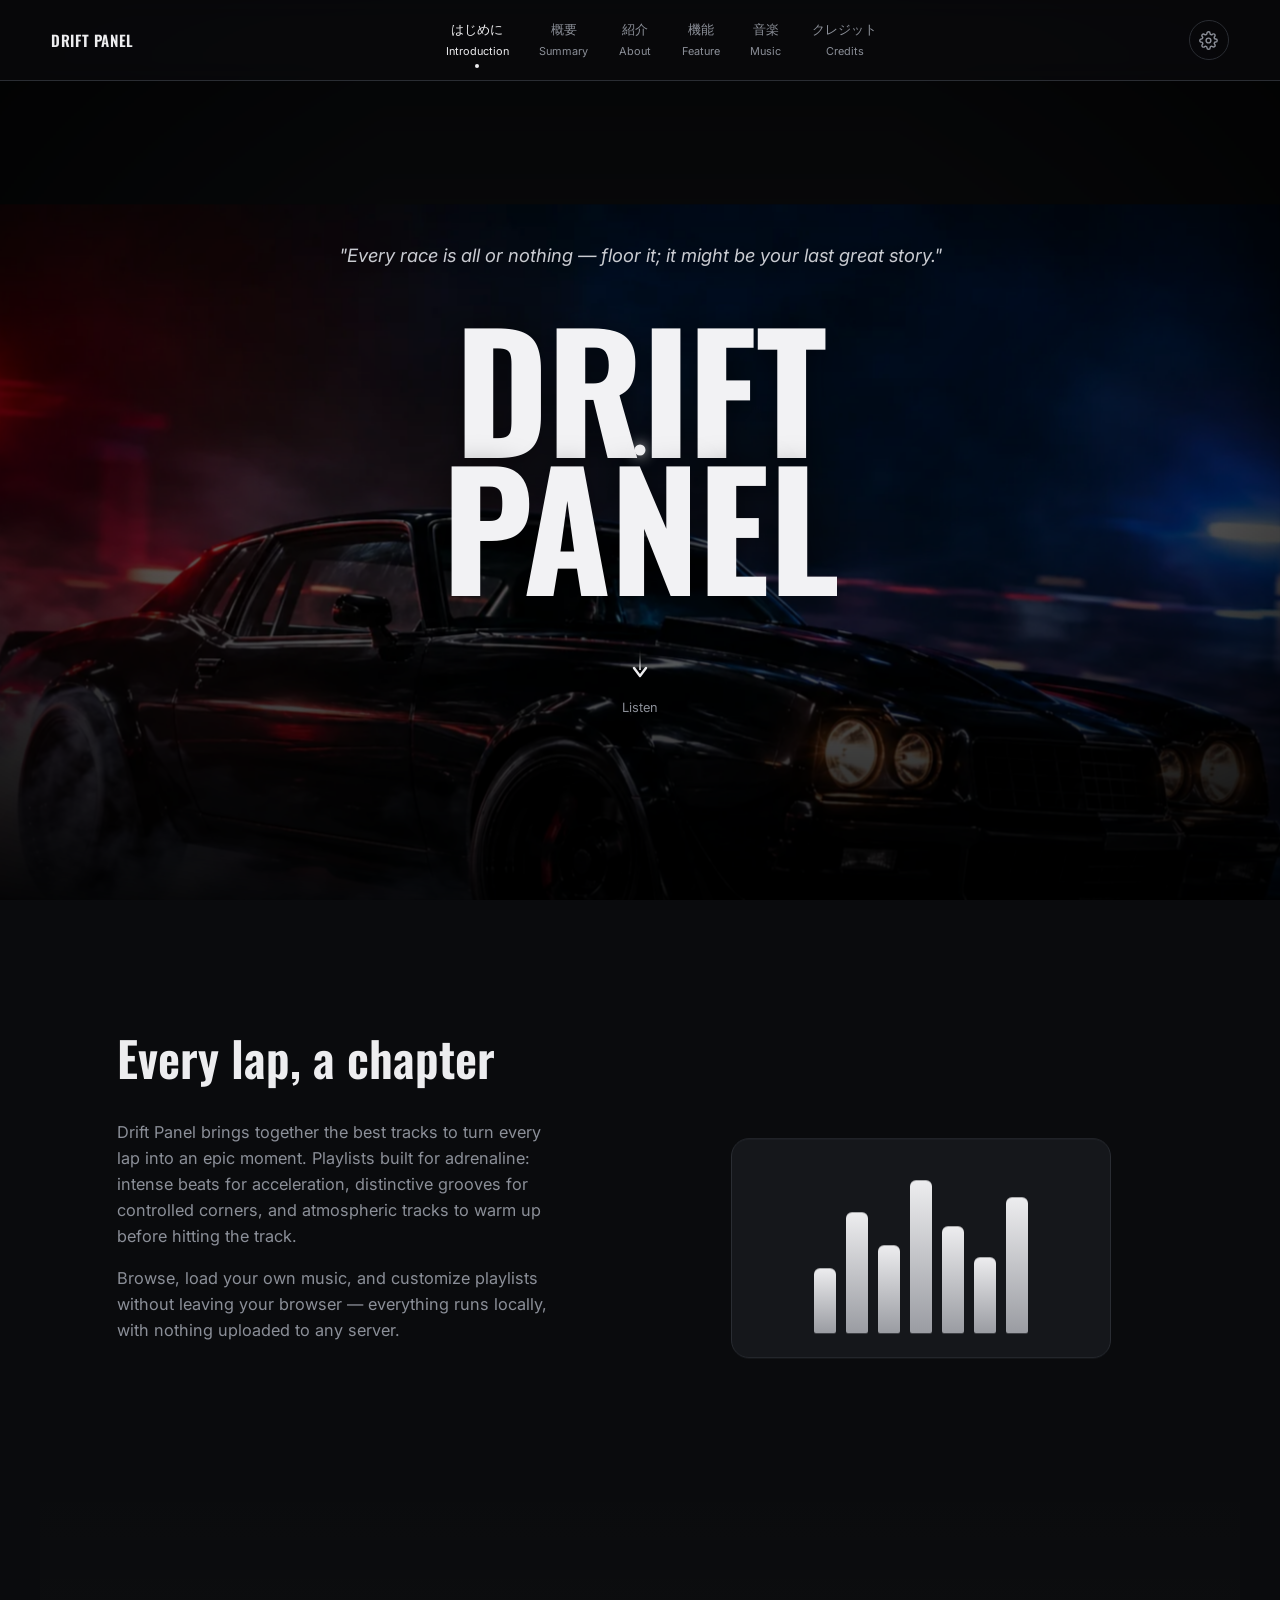
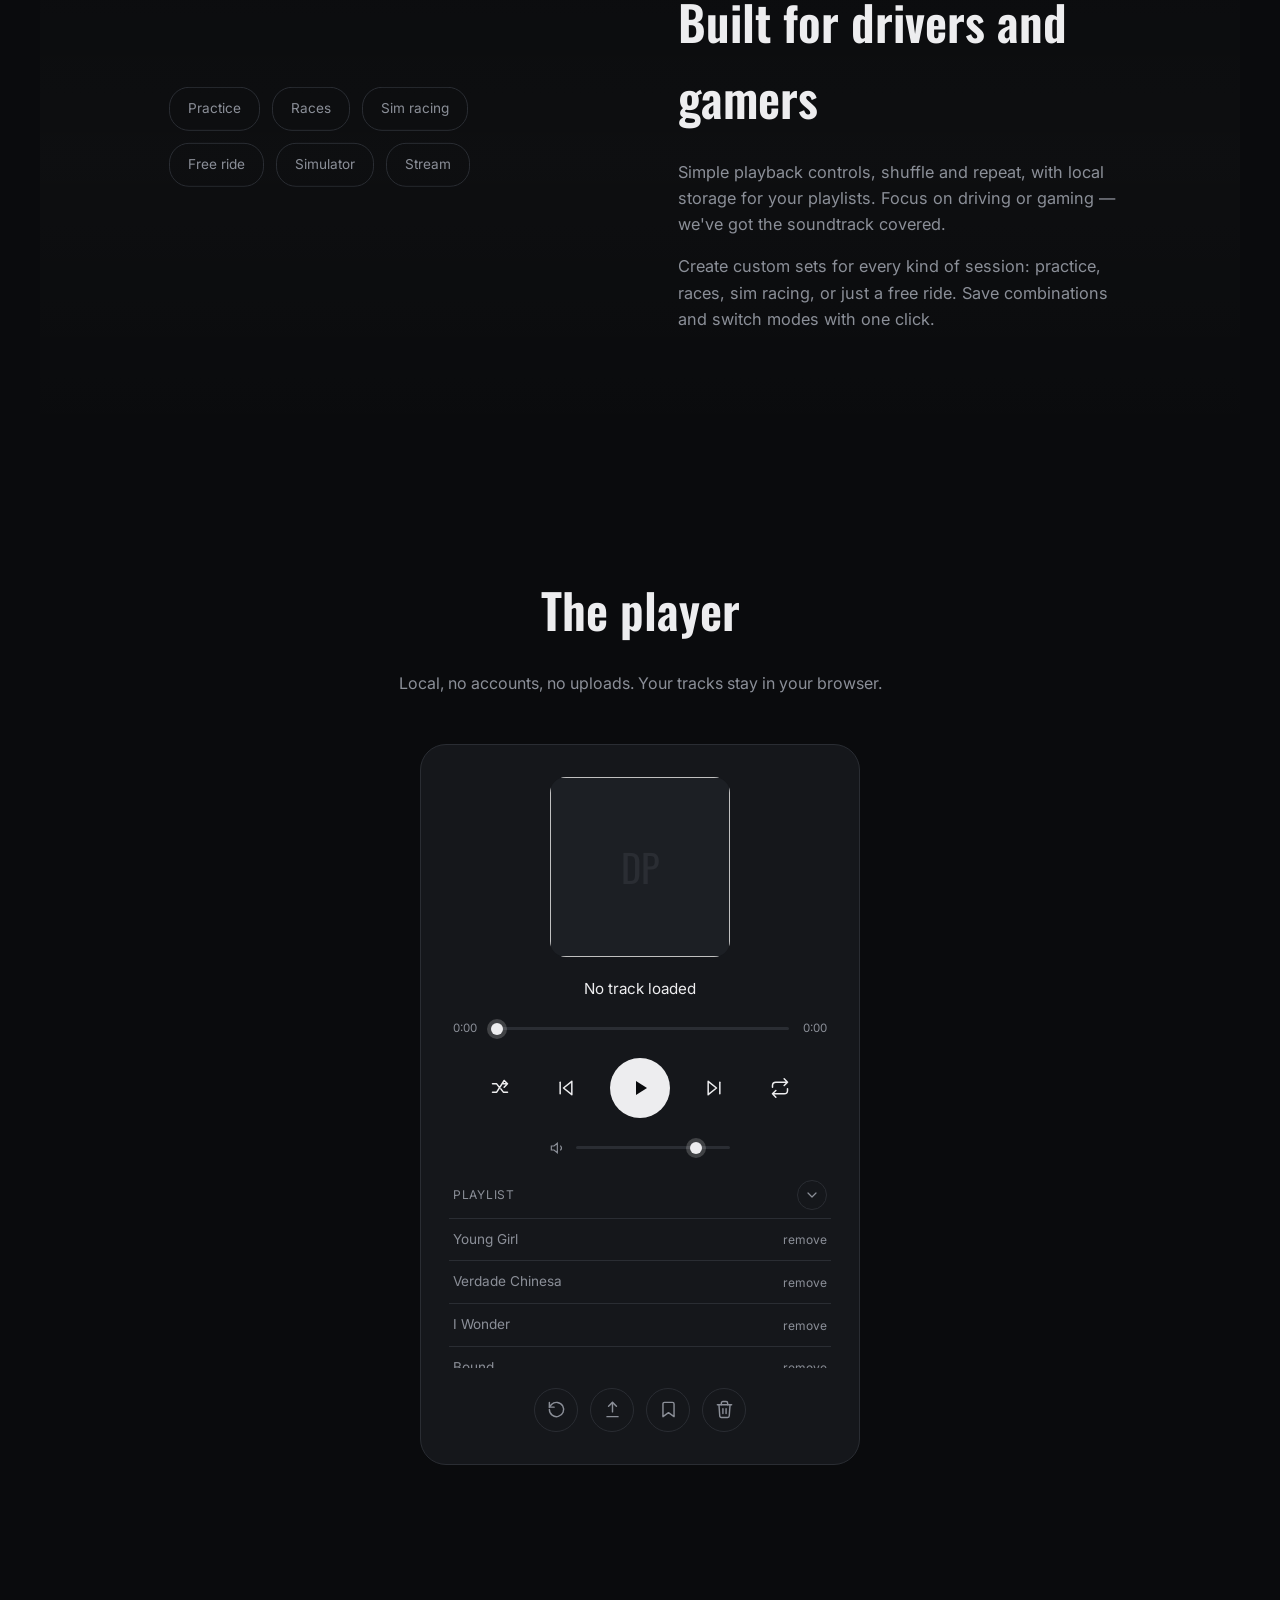
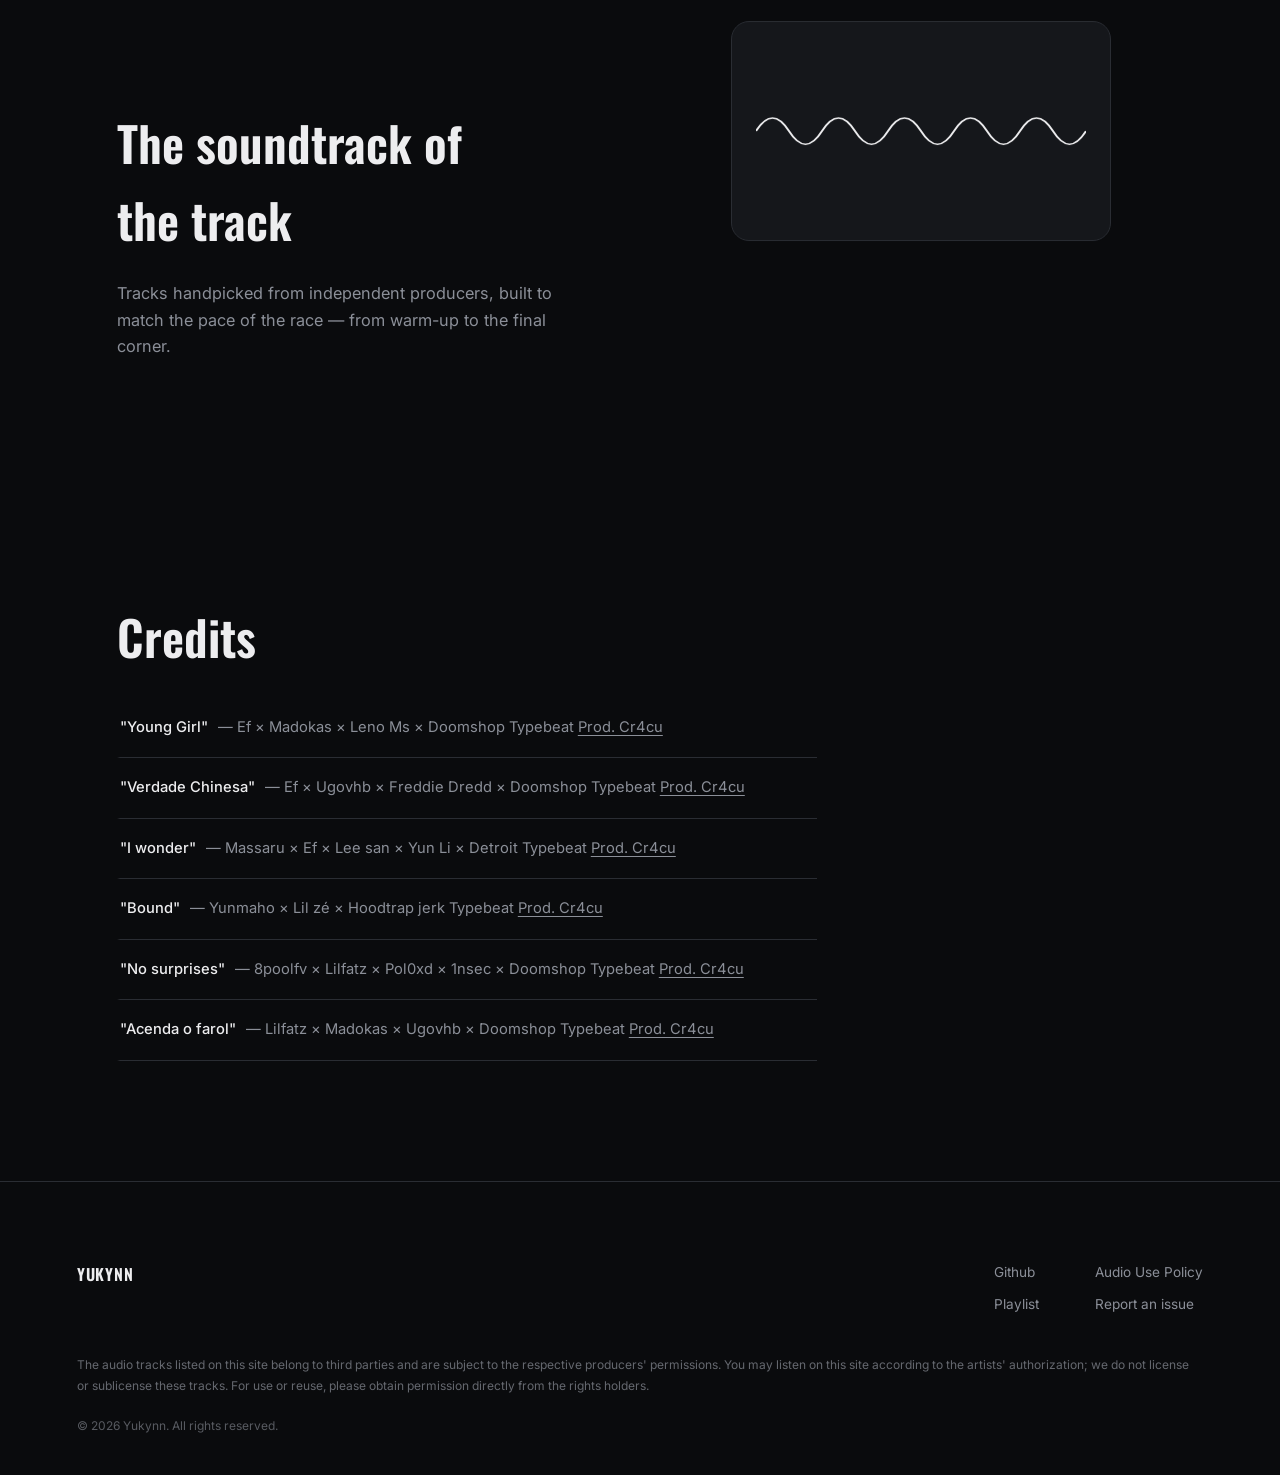
<file: index.html>
<!DOCTYPE html>
<html lang="en" data-theme="dark">
<head>
<meta charset="UTF-8">
<meta name="viewport" content="width=device-width, initial-scale=1.0, viewport-fit=cover">
<meta name="description" content="Drift Panel: a local music player for drivers and gamers. No accounts, no uploads.">
<title>Drift Panel — Music for drifting</title>
<link rel="preconnect" href="https://fonts.googleapis.com">
<link rel="preconnect" href="https://fonts.gstatic.com" crossorigin>
<link href="https://fonts.googleapis.com/css2?family=Oswald:wght@400;500;600;700&family=Inter:wght@400;500;600&display=swap" rel="stylesheet">
<link rel="stylesheet" href="design/style.css">
</head>
<body>

<nav class="nav" id="nav">
  <span class="nav-brand">DRIFT PANEL</span>
  <button type="button" id="menu-btn" class="menu-btn" aria-expanded="false" aria-controls="nav-links" data-i18n-aria="nav.menu" aria-label="Menu">
    <svg viewBox="0 0 24 24" aria-hidden="true"><line x1="4" y1="7" x2="20" y2="7"/><line x1="4" y1="12" x2="20" y2="12"/><line x1="4" y1="17" x2="20" y2="17"/></svg>
  </button>
  <ul class="nav-links" id="nav-links">
    <li><a href="#introducao" data-target="introducao">はじめに<span data-i18n="nav.intro">Introduction</span></a></li>
    <li><a href="#resumo" data-target="resumo">概要<span data-i18n="nav.summary">Summary</span></a></li>
    <li><a href="#sobre" data-target="sobre">紹介<span data-i18n="nav.about">About</span></a></li>
    <li><a href="#funcao" data-target="funcao">機能<span data-i18n="nav.feature">Feature</span></a></li>
    <li><a href="#musica" data-target="musica">音楽<span data-i18n="nav.music">Music</span></a></li>
    <li><a href="#creditos" data-target="creditos">クレジット<span data-i18n="nav.credits">Credits</span></a></li>
  </ul>
  <div class="nav-scrim" id="nav-scrim" hidden></div>
  <div class="nav-controls">
    <button type="button" id="settings-btn" class="icon-btn settings-btn" aria-haspopup="true" aria-expanded="false" aria-controls="settings-panel" data-i18n-aria="settings.title" aria-label="Settings"><svg viewBox="0 0 24 24" aria-hidden="true"><circle cx="12" cy="12" r="3"/><path d="M19.4 15a1.65 1.65 0 0 0 .33 1.82l.06.06a2 2 0 0 1 0 2.83 2 2 0 0 1-2.83 0l-.06-.06a1.65 1.65 0 0 0-1.82-.33 1.65 1.65 0 0 0-1 1.51V21a2 2 0 0 1-2 2 2 2 0 0 1-2-2v-.09A1.65 1.65 0 0 0 9 19.4a1.65 1.65 0 0 0-1.82.33l-.06.06a2 2 0 0 1-2.83 0 2 2 0 0 1 0-2.83l.06-.06a1.65 1.65 0 0 0 .33-1.82 1.65 1.65 0 0 0-1.51-1H3a2 2 0 0 1-2-2 2 2 0 0 1 2-2h.09A1.65 1.65 0 0 0 4.6 9a1.65 1.65 0 0 0-.33-1.82l-.06-.06a2 2 0 0 1 0-2.83 2 2 0 0 1 2.83 0l.06.06a1.65 1.65 0 0 0 1.82.33H9a1.65 1.65 0 0 0 1-1.51V3a2 2 0 0 1 2-2 2 2 0 0 1 2 2v.09a1.65 1.65 0 0 0 1 1.51 1.65 1.65 0 0 0 1.82-.33l.06-.06a2 2 0 0 1 2.83 0 2 2 0 0 1 0 2.83l-.06.06a1.65 1.65 0 0 0-.33 1.82V9a1.65 1.65 0 0 0 1.51 1H21a2 2 0 0 1 2 2 2 2 0 0 1-2 2h-.09a1.65 1.65 0 0 0-1.51 1z"/></svg></button>
    <div id="settings-panel" class="settings-panel" role="group" aria-labelledby="settings-title" hidden>
    <p id="settings-title" class="settings-title" data-i18n="settings.title">Settings</p>
    <label class="settings-row"><span data-i18n="settings.language">Language</span>
    <select id="lang-select" class="control-select">
      <option value="en">English</option>
      <option value="pt">Português</option>
      <option value="es">Español</option>
      <option value="fr">Français</option>
      <option value="de">Deutsch</option>
      <option value="ja">日本語</option>
      <option value="it">Italiano</option>
    </select></label>
    <label class="settings-row"><span data-i18n="settings.theme">Theme</span>
    <select id="theme-select" class="control-select">
      <option value="dark" data-i18n="theme.dark">Dark</option>
      <option value="light" data-i18n="theme.light">Light</option>
      <option value="blue" data-i18n="theme.blue">Blue</option>
      <option value="pink" data-i18n="theme.pink">Pink</option>
      <option value="red" data-i18n="theme.red">Red</option>
      <option value="yellow" data-i18n="theme.yellow">Yellow</option>
      <option value="green" data-i18n="theme.green">Green</option>
    </select></label>
    <label class="settings-row settings-switch"><span data-i18n="settings.motion">Reduce animations</span><input type="checkbox" id="motion-toggle" role="switch"></label>
    <label class="settings-row settings-switch"><span data-i18n="settings.arrow">Show scroll arrow</span><input type="checkbox" id="arrow-toggle" role="switch"></label>
    <label class="settings-row settings-switch"><span data-i18n="settings.cursor">Custom cursor</span><input type="checkbox" id="cursor-toggle" role="switch"></label>
    </div>
  </div>
</nav>

<header class="hero" id="introducao">
  <div class="hero-photo-wrap" data-parallax="0.15">
    <img class="hero-photo" id="hero-photo" src="image/car-dark.webp" srcset="image/car-dark-sm.webp 768w, image/car-dark.webp 1536w" sizes="(max-width: 700px) 100vw, 50vw" alt="Black sports car drifting, tires smoking on a night track with red and blue lights">
  </div>
  <div class="hero-overlay"></div>

  <p class="hero-quote" id="hero-quote" data-i18n="hero.quote" data-typewriter="true">"Every race is all or nothing — floor it; it might be your last great story."</p>
  <h1 class="hero-title">DRIFT<br>PANEL</h1>
  <a href="#resumo" class="hero-scroll" data-i18n-aria="hero.listen" aria-label="Listen">
    <svg class="hero-arrow" viewBox="0 0 24 40" aria-hidden="true">
      <defs>
        <linearGradient id="hero-arrow-trail" x1="0" y1="0" x2="0" y2="1">
          <stop offset="0%" class="hero-arrow-trail-start" stop-opacity="0"/>
          <stop offset="100%" class="hero-arrow-trail-end"/>
        </linearGradient>
      </defs>
      <rect x="11" y="0" width="2" height="22" fill="url(#hero-arrow-trail)"/>
      <path class="hero-arrow-head" d="M6 20 L12 28 L18 20"/>
    </svg>
    <span data-i18n="hero.listen">Listen</span>
  </a>
</header>

<section class="section" id="resumo">
  <div class="section-grid">
    <div class="section-text">
      <h2 data-i18n="resumo.title">Every lap, a chapter</h2>
      <p data-i18n="resumo.p1">Drift Panel brings together the best tracks to turn every lap into an epic moment. Playlists built for adrenaline: intense beats for acceleration, distinctive grooves for controlled corners, and atmospheric tracks to warm up before hitting the track.</p>
      <p data-i18n="resumo.p2">Browse, load your own music, and customize playlists without leaving your browser — everything runs locally, with nothing uploaded to any server.</p>
    </div>
    <div class="section-visual">
      <div class="visual-card" data-parallax="0.08">
        <div class="visual-bar" style="--h:38%"></div>
        <div class="visual-bar" style="--h:71%"></div>
        <div class="visual-bar" style="--h:52%"></div>
        <div class="visual-bar" style="--h:90%"></div>
        <div class="visual-bar" style="--h:63%"></div>
        <div class="visual-bar" style="--h:45%"></div>
        <div class="visual-bar" style="--h:80%"></div>
      </div>
    </div>
  </div>
</section>

<section class="section alt" id="sobre">
  <div class="section-grid reverse">
    <div class="section-text">
      <h2 data-i18n="sobre.title">Built for drivers and gamers</h2>
      <p data-i18n="sobre.p1">Simple playback controls, shuffle and repeat, with local storage for your playlists. Focus on driving or gaming — we've got the soundtrack covered.</p>
      <p data-i18n="sobre.p2">Create custom sets for every kind of session: practice, races, sim racing, or just a free ride. Save combinations and switch modes with one click.</p>
    </div>
    <div class="section-visual">
      <div class="visual-tags" data-parallax="-0.06">
        <span data-i18n="tags.training">Practice</span><span data-i18n="tags.races">Races</span><span data-i18n="tags.virtual">Sim racing</span><span data-i18n="tags.freeride">Free ride</span><span data-i18n="tags.simulator">Simulator</span><span data-i18n="tags.stream">Stream</span>
      </div>
    </div>
  </div>
</section>

<section class="section player-section" id="funcao">
  <h2 class="player-heading" data-i18n="player.title">The player</h2>
  <p class="player-sub" data-i18n="player.subtitle">Local, no accounts, no uploads. Your tracks stay in your browser.</p>

  <div class="player-card">
    <div class="player-cover">
      <img id="cover-art" alt="" onerror="this.style.opacity=0">
      <div class="player-cover-fallback" id="cover-fallback">DP</div>
    </div>

    <div class="player-track-name" id="track-name" data-i18n="player.noTrack">No track loaded</div>

    <div class="player-progress">
      <span class="time" id="time-current">0:00</span>
      <input type="range" id="seek" data-i18n-aria="ctrl.seek" aria-label="Seek" min="0" max="100" value="0" step="0.1">
      <span class="time" id="time-total">0:00</span>
    </div>

    <div class="player-controls">
      <button class="ctrl-btn toggle" id="btn-shuffle" data-i18n-title="ctrl.shuffle" data-i18n-aria="ctrl.shuffle" title="Shuffle" aria-label="Shuffle">
        <svg viewBox="0 0 24 24"><path d="M17 3l4 4-4 4M3 7h5l3 4M21 17h-5l-3-4M3 17h5l9-14M21 7h-5"/></svg>
      </button>
      <button class="ctrl-btn" id="btn-prev" data-i18n-title="ctrl.prev" data-i18n-aria="ctrl.prev" title="Previous" aria-label="Previous">
        <svg viewBox="0 0 24 24"><path d="M19 20L9 12l10-8v16z"/><line x1="5" y1="5" x2="5" y2="19"/></svg>
      </button>
      <button class="ctrl-btn main" id="btn-play" data-i18n-title="ctrl.play" data-i18n-aria="ctrl.play" title="Play or pause" aria-label="Play or pause">
        <svg id="icon-play" viewBox="0 0 24 24"><path d="M8 5v14l11-7z"/></svg>
        <svg id="icon-pause" viewBox="0 0 24 24" style="display:none"><path d="M6 5h4v14H6zM14 5h4v14h-4z"/></svg>
      </button>
      <button class="ctrl-btn" id="btn-next" data-i18n-title="ctrl.next" data-i18n-aria="ctrl.next" title="Next" aria-label="Next">
        <svg viewBox="0 0 24 24"><path d="M5 4l10 8-10 8V4z"/><line x1="19" y1="5" x2="19" y2="19"/></svg>
      </button>
      <button class="ctrl-btn toggle" id="btn-repeat" data-i18n-title="ctrl.repeat" data-i18n-aria="ctrl.repeat" title="Repeat" aria-label="Repeat">
        <svg viewBox="0 0 24 24"><path d="M17 1l4 4-4 4M3 11V9a4 4 0 014-4h14M7 23l-4-4 4-4M21 13v2a4 4 0 01-4 4H3"/></svg>
      </button>
    </div>

    <div class="player-volume">
      <svg viewBox="0 0 24 24" class="vol-icon"><path d="M11 5L6 9H2v6h4l5 4V5z"/><path d="M15.5 8.5a5 5 0 010 7"/></svg>
      <input type="range" id="volume" data-i18n-aria="ctrl.volume" aria-label="Volume" min="0" max="1" value="0.8" step="0.01">
    </div>

    <div class="queue-header">
      <span class="queue-header-label" data-i18n="queue.label">Playlist</span>
      <button class="icon-btn small" id="btn-toggle-queue" data-i18n-title="queue.toggle" data-i18n-aria="queue.toggle" title="Show or hide the playlist" aria-label="Show or hide the playlist" aria-expanded="true">
        <svg class="chevron" viewBox="0 0 24 24"><path d="M6 9l6 6 6-6"/></svg>
      </button>
    </div>
    <ul class="player-queue" id="queue-list"></ul>

    <div class="player-actions">
      <button class="icon-btn" id="btn-restore" data-i18n-title="action.restore" data-i18n-aria="action.restore" title="Reset to default" aria-label="Reset to default">
        <svg viewBox="0 0 24 24"><path d="M3 12a9 9 0 1 0 2.64-6.36L3 9"/><path d="M3 3v6h6"/></svg>
      </button>
      <label class="icon-btn" for="file-input" data-i18n-title="action.add" data-i18n-aria="action.add" title="Add tracks" aria-label="Add tracks" tabindex="0">
        <svg viewBox="0 0 24 24"><path d="M12 3v12"/><path d="M7 8l5-5 5 5"/><path d="M5 21h14"/></svg>
      </label>
      <input type="file" id="file-input" accept="audio/*" multiple hidden>
      <button class="icon-btn" id="btn-save" data-i18n-title="action.save" data-i18n-aria="action.save" title="Save playlist" aria-label="Save playlist">
        <svg viewBox="0 0 24 24"><path d="M19 21l-7-5-7 5V5a2 2 0 0 1 2-2h10a2 2 0 0 1 2 2z"/></svg>
      </button>
      <button class="icon-btn danger" id="btn-clear" data-i18n-title="action.clear" data-i18n-aria="action.clear" title="Clear" aria-label="Clear">
        <svg viewBox="0 0 24 24"><path d="M3 6h18"/><path d="M8 6V4a2 2 0 0 1 2-2h4a2 2 0 0 1 2 2v2"/><path d="M19 6l-1 14a2 2 0 0 1-2 2H8a2 2 0 0 1-2-2L5 6"/><line x1="10" y1="11" x2="10" y2="17"/><line x1="14" y1="11" x2="14" y2="17"/></svg>
      </button>
    </div>
  </div>
</section>

<section class="section" id="musica">
  <div class="section-grid">
    <div class="section-text">
      <h2 data-i18n="music.title">The soundtrack of the track</h2>
      <p data-i18n="music.p">Tracks handpicked from independent producers, built to match the pace of the race — from warm-up to the final corner.</p>
    </div>
    <div class="section-visual">
      <div class="visual-card wave" data-parallax="0.08">
        <svg viewBox="0 0 300 80" preserveAspectRatio="none">
          <path d="M0 40 Q 15 5, 30 40 T 60 40 T 90 40 T 120 40 T 150 40 T 180 40 T 210 40 T 240 40 T 270 40 T 300 40" />
        </svg>
      </div>
    </div>
  </div>
</section>

<section class="section" id="creditos">
  <h2 data-i18n="credits.title">Credits</h2>
  <ul class="credits-list">
    <li><span class="credit-title">"Young Girl"</span> — Ef × Madokas × Leno Ms × Doomshop Typebeat <a href="https://www.youtube.com/@Cracu6969" target="_blank" rel="noopener">Prod. Cr4cu</a></li>
    <li><span class="credit-title">"Verdade Chinesa"</span> — Ef × Ugovhb × Freddie Dredd × Doomshop Typebeat <a href="https://www.youtube.com/@Cracu6969" target="_blank" rel="noopener">Prod. Cr4cu</a></li>
    <li><span class="credit-title">"I wonder"</span> — Massaru × Ef × Lee san × Yun Li × Detroit Typebeat <a href="https://www.youtube.com/@Cracu6969" target="_blank" rel="noopener">Prod. Cr4cu</a></li>
    <li><span class="credit-title">"Bound"</span> — Yunmaho × Lil zé × Hoodtrap jerk Typebeat <a href="https://www.youtube.com/@Cracu6969" target="_blank" rel="noopener">Prod. Cr4cu</a></li>
    <li><span class="credit-title">"No surprises"</span> — 8poolfv × Lilfatz × Pol0xd × 1nsec × Doomshop Typebeat <a href="https://www.youtube.com/@Cracu6969" target="_blank" rel="noopener">Prod. Cr4cu</a></li>
    <li><span class="credit-title">"Acenda o farol"</span> — Lilfatz × Madokas × Ugovhb × Doomshop Typebeat <a href="https://www.youtube.com/@Cracu6969" target="_blank" rel="noopener">Prod. Cr4cu</a></li>
  </ul>
</section>

<footer class="footer">
  <div class="footer-top">
    <span class="footer-brand">YUKYNN</span>
    <div class="footer-cols">
      <div class="footer-col">
        <a href="https://github.com/Yukynn" target="_blank" rel="noopener">Github</a>
        <a href="https://www.youtube.com/watch?v=n16wnv2qLhU&list=PLMfP45M8F_Cs2MEXrrpeYpVOP--l0oxgL" target="_blank" rel="noopener">Playlist</a>
      </div>
      <div class="footer-col">
        <a href="audio-policy.html" data-i18n="footer.audioPolicy">Audio Use Policy</a>
        <a href="https://github.com/Yukynn/Drift-Panel/issues" target="_blank" rel="noopener" data-i18n="footer.report">Report an issue</a>
      </div>
    </div>
  </div>
  <p class="footer-legal" id="footer-legal" tabindex="-1" data-i18n="footer.legal">The audio tracks listed on this site belong to third parties and are subject to the respective producers' permissions. You may listen on this site according to the artists' authorization; we do not license or sublicense these tracks. For use or reuse, please obtain permission directly from the rights holders.</p>
  <p class="footer-copy" data-i18n="footer.copyright">© 2026 Yukynn. All rights reserved.</p>
</footer>

<audio id="audio-el" preload="metadata"></audio>
<script src="animation/script.js"></script>
</body>
</html>
</file>
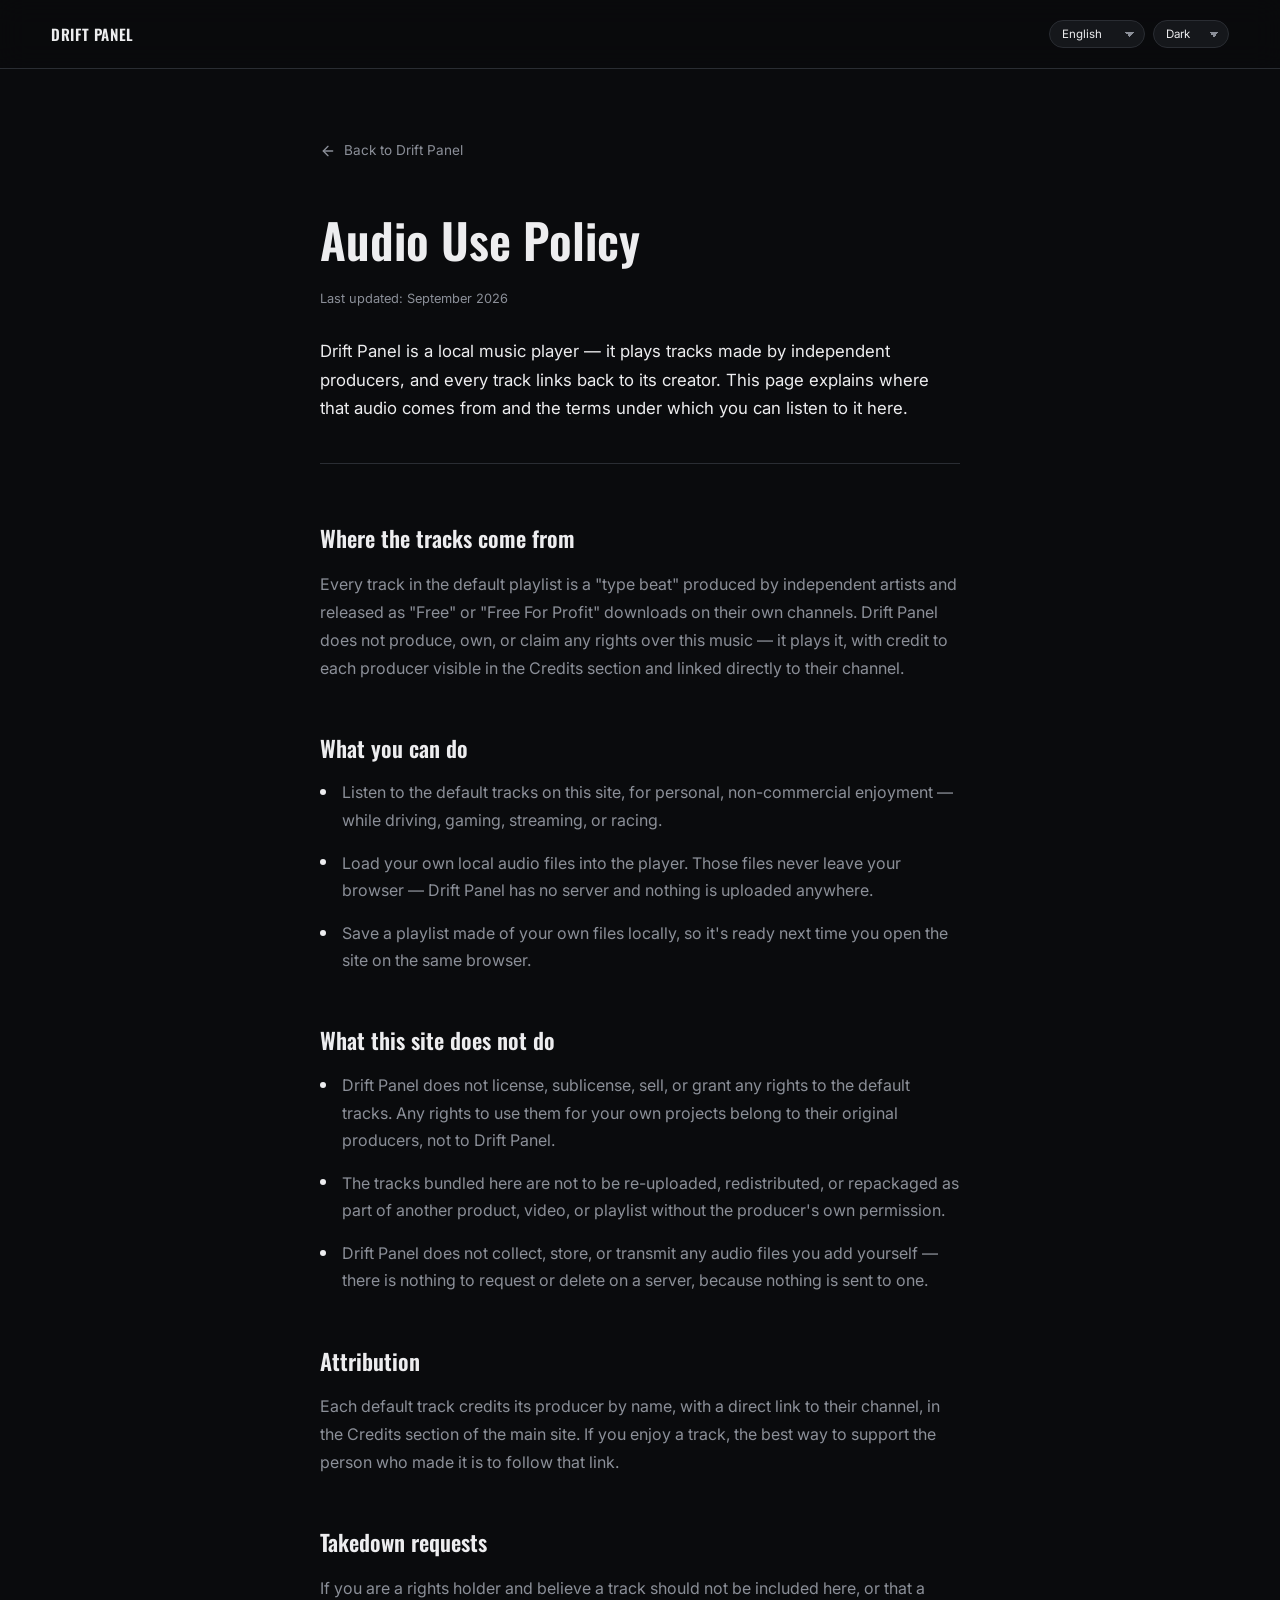
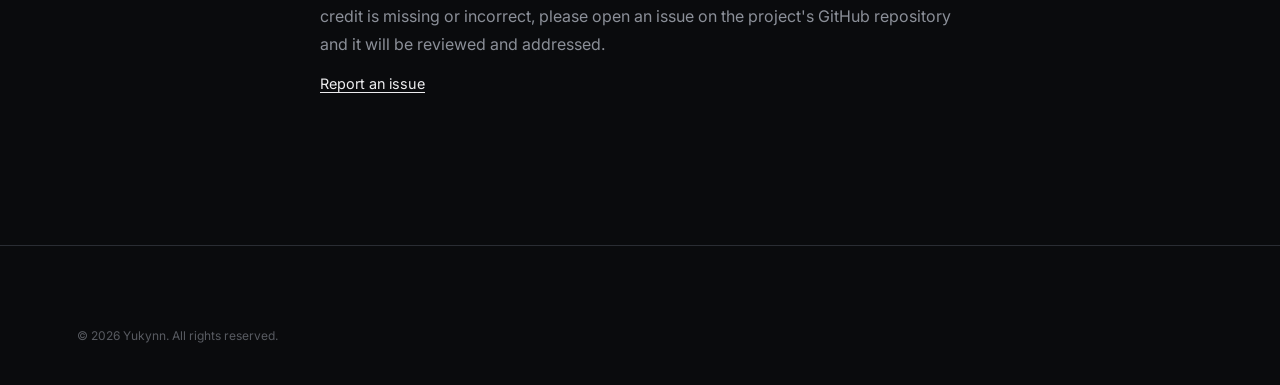
<file: audio-policy.html>
<!DOCTYPE html>
<html lang="en" data-theme="dark">
<head>
<meta charset="UTF-8">
<meta name="viewport" content="width=device-width, initial-scale=1.0, viewport-fit=cover">
<meta name="description" content="Drift Panel's Audio Use Policy — where the tracks come from, what you can and can't do with them.">
<title>Audio Use Policy — Drift Panel</title>
<link rel="preconnect" href="https://fonts.googleapis.com">
<link rel="preconnect" href="https://fonts.gstatic.com" crossorigin>
<link href="https://fonts.googleapis.com/css2?family=Oswald:wght@400;500;600;700&family=Inter:wght@400;500;600&display=swap" rel="stylesheet">
<link rel="stylesheet" href="design/style.css">
<link rel="stylesheet" href="design/policy.css">
</head>
<body>

<nav class="nav" id="nav">
  <a class="nav-brand" href="index.html">DRIFT PANEL</a>
  <div class="nav-controls">
    <select id="lang-select" class="control-select" aria-label="Language">
      <option value="en">English</option>
      <option value="pt">Português</option>
      <option value="es">Español</option>
      <option value="fr">Français</option>
      <option value="de">Deutsch</option>
      <option value="ja">日本語</option>
      <option value="it">Italiano</option>
    </select>
    <select id="theme-select" class="control-select" aria-label="Theme">
      <option value="dark" data-i18n="theme.dark">Dark</option>
      <option value="light" data-i18n="theme.light">Light</option>
      <option value="blue" data-i18n="theme.blue">Blue</option>
      <option value="pink" data-i18n="theme.pink">Pink</option>
      <option value="red" data-i18n="theme.red">Red</option>
      <option value="yellow" data-i18n="theme.yellow">Yellow</option>
      <option value="green" data-i18n="theme.green">Green</option>
    </select>
  </div>
</nav>

<main class="policy">
  <a href="index.html" class="policy-back">
    <svg viewBox="0 0 24 24"><path d="M19 12H5"/><path d="M12 19l-7-7 7-7"/></svg>
    <span data-i18n="policy.back">Back to Drift Panel</span>
  </a>

  <h1 data-i18n="policy.title">Audio Use Policy</h1>
  <p class="policy-updated" data-i18n="policy.updated">Last updated: September 2026</p>
  <p class="policy-intro" data-i18n="policy.intro">Drift Panel is a local music player — it plays tracks made by independent producers, and every track links back to its creator. This page explains where that audio comes from and the terms under which you can listen to it here.</p>

  <section class="policy-section">
    <h2 data-i18n="policy.source.title">Where the tracks come from</h2>
    <p data-i18n="policy.source.body">Every track in the default playlist is a "type beat" produced by independent artists and released as "Free" or "Free For Profit" downloads on their own channels. Drift Panel does not produce, own, or claim any rights over this music — it plays it, with credit to each producer visible in the Credits section and linked directly to their channel.</p>
  </section>

  <section class="policy-section">
    <h2 data-i18n="policy.permitted.title">What you can do</h2>
    <ul class="policy-list">
      <li data-i18n="policy.permitted.item1">Listen to the default tracks on this site, for personal, non-commercial enjoyment — while driving, gaming, streaming, or racing.</li>
      <li data-i18n="policy.permitted.item2">Load your own local audio files into the player. Those files never leave your browser — Drift Panel has no server and nothing is uploaded anywhere.</li>
      <li data-i18n="policy.permitted.item3">Save a playlist made of your own files locally, so it's ready next time you open the site on the same browser.</li>
    </ul>
  </section>

  <section class="policy-section">
    <h2 data-i18n="policy.prohibited.title">What this site does not do</h2>
    <ul class="policy-list">
      <li data-i18n="policy.prohibited.item1">Drift Panel does not license, sublicense, sell, or grant any rights to the default tracks. Any rights to use them for your own projects belong to their original producers, not to Drift Panel.</li>
      <li data-i18n="policy.prohibited.item2">The tracks bundled here are not to be re-uploaded, redistributed, or repackaged as part of another product, video, or playlist without the producer's own permission.</li>
      <li data-i18n="policy.prohibited.item3">Drift Panel does not collect, store, or transmit any audio files you add yourself — there is nothing to request or delete on a server, because nothing is sent to one.</li>
    </ul>
  </section>

  <section class="policy-section">
    <h2 data-i18n="policy.attribution.title">Attribution</h2>
    <p data-i18n="policy.attribution.body">Each default track credits its producer by name, with a direct link to their channel, in the Credits section of the main site. If you enjoy a track, the best way to support the person who made it is to follow that link.</p>
  </section>

  <section class="policy-section">
    <h2 data-i18n="policy.takedown.title">Takedown requests</h2>
    <p data-i18n="policy.takedown.body">If you are a rights holder and believe a track should not be included here, or that a credit is missing or incorrect, please open an issue on the project's GitHub repository and it will be reviewed and addressed.</p>
    <a class="policy-link" href="https://github.com/Yukynn/Drift-Panel/issues" target="_blank" rel="noopener" data-i18n="footer.report">Report an issue</a>
  </section>
</main>

<footer class="footer">
  <p class="footer-copy" data-i18n="footer.copyright">© 2026 Yukynn. All rights reserved.</p>
</footer>

<script src="animation/policy.js"></script>
</body>
</html>
</file>
<file: design/style.css>
:root{
  --bg:#0A0B0D;
  --surface:#15171B;
  --surface-2:#1C1F24;
  --line:#2A2D33;
  --text:#EDEDEF;
  --muted:#8B8F98;
  --accent:#FF3B30;
  --accent-dim:#7A211C;
  --toggle-active:var(--accent);
  --font-display:'Oswald', 'Arial Narrow', sans-serif;
  --font-body:'Inter', -apple-system, BlinkMacSystemFont, sans-serif;
}

/* ---------- Themes ---------- */
/* Dark: black dominant, white secondary — the secondary color drives the accents/decorations */
[data-theme="dark"]{
  --bg:#0A0B0D;
  --surface:#15171B;
  --surface-2:#1C1F24;
  --line:#2A2D33;
  --text:#EDEDEF;
  --muted:#8B8F98;
  --accent:#EDEDEF;
  --accent-dim:#9A9CA2;
  --toggle-active:#FF8A3D;
}
/* Light: white dominant, black secondary — the secondary color drives the accents/decorations */
[data-theme="light"]{
  --bg:#F5F5F7;
  --surface:#FFFFFF;
  --surface-2:#F0F0F2;
  --line:#DDDDE1;
  --text:#1D1D1F;
  --muted:#6E6E73;
  --accent:#1D1D1F;
  --accent-dim:#4A4A4D;
  --toggle-active:#FF8A3D;
}
[data-theme="blue"]{
  --bg:#0A1420;
  --surface:#111C2B;
  --surface-2:#162335;
  --line:#22344A;
  --text:#EAF1FA;
  --muted:#7E93AC;
  --accent:#2E9CFF;
  --accent-dim:#1B4E80;
}
[data-theme="pink"]{
  --bg:#160B12;
  --surface:#20111A;
  --surface-2:#2A1622;
  --line:#3A2130;
  --text:#FBEAF2;
  --muted:#B98BA0;
  --accent:#FF4D9D;
  --accent-dim:#7A2650;
}
[data-theme="red"]{
  --bg:#150A0A;
  --surface:#1F0F0F;
  --surface-2:#2A1414;
  --line:#3D1C1C;
  --text:#FBEAEA;
  --muted:#B98F8F;
  --accent:#FF1E3C;
  --accent-dim:#7A1420;
}
[data-theme="yellow"]{
  --bg:#161206;
  --surface:#211B0C;
  --surface-2:#2B2410;
  --line:#3D3316;
  --text:#FBF3E0;
  --muted:#B8AC85;
  --accent:#FFC72C;
  --accent-dim:#8A6E12;
}
[data-theme="green"]{
  --bg:#081410;
  --surface:#0F1F19;
  --surface-2:#142A22;
  --line:#1E3A2F;
  --text:#E8FBF1;
  --muted:#8AB8A2;
  --accent:#2ED97A;
  --accent-dim:#155C36;
}

*{box-sizing:border-box;margin:0;padding:0;}

html{scroll-behavior:smooth;scroll-padding-top:90px;}

body{
  background:var(--bg);
  color:var(--text);
  font-family:var(--font-body);
  line-height:1.6;
  -webkit-font-smoothing:antialiased;
  transition:background-color 0.3s ease, color 0.3s ease;
}

a{color:inherit;text-decoration:none;}

img{max-width:100%;display:block;}

button{font-family:inherit;border:none;background:none;color:inherit;cursor:pointer;}

::selection{background:var(--accent);color:var(--bg);}

/* Playful tactile feedback on anything clickable */
button, a, .control-select, input[type="range"]{
  transition:transform 0.15s ease, background-color 0.2s ease, color 0.2s ease, border-color 0.2s ease;
}
button:active, .icon-btn:active, .hero-scroll:active{
  transform:scale(0.9);
}

/* ---------- Nav ---------- */
.nav{
  position:fixed;top:0;left:0;right:0;z-index:100;
  display:flex;align-items:center;justify-content:space-between;
  padding:20px clamp(20px,4vw,56px);
  border-bottom:1px solid var(--line);
  transition:border-color 0.3s ease;
}
/* backdrop-filter lives on a pseudo-element, not on .nav itself, so .nav
   never becomes a containing block for its position:fixed children
   (.nav-links / .nav-scrim on mobile) — that was what broke the mobile menu. */
.nav::before{
  content:"";
  position:absolute;inset:0;z-index:-1;
  background:color-mix(in srgb, var(--bg) 72%, transparent);
  backdrop-filter:blur(14px) saturate(140%);
  transition:background-color 0.3s ease;
}
.nav-brand{
  font-family:var(--font-display);
  font-weight:600;
  letter-spacing:0.04em;
  font-size:0.95rem;
}
.nav-links{
  display:flex;gap:clamp(16px,2.4vw,36px);
  list-style:none;
}
.nav-links a{
  display:flex;flex-direction:column;align-items:center;
  font-size:0.8rem;color:var(--muted);
  transition:color 0.25s ease, transform 0.25s ease;
  position:relative;
}
.nav-links a span{font-size:0.68rem;color:inherit;margin-top:2px;}
/* In Japanese, the decorative kanji already IS the word, so the
   translated label under it would just repeat the same characters. */
html[lang="ja"] .nav-links a span{display:none;}
.nav-links a:hover{color:var(--text);transform:translateY(-3px);}
.nav-links a.active{color:var(--text);}
.nav-links a.active::after{
  content:"";position:absolute;bottom:-8px;left:50%;transform:translateX(-50%);
  width:4px;height:4px;border-radius:50%;background:var(--accent);
  animation:dotpop 0.3s ease;
}
@keyframes dotpop{
  0%{transform:translateX(-50%) scale(0);}
  70%{transform:translateX(-50%) scale(1.4);}
  100%{transform:translateX(-50%) scale(1);}
}
.nav-controls{
  display:flex;gap:8px;align-items:center;position:relative;
}
.control-select{
  appearance:none;-webkit-appearance:none;
  background:var(--surface);
  color:var(--text);
  border:1px solid var(--line);
  border-radius:14px;
  padding:6px 26px 6px 12px;
  font-size:0.72rem;font-family:var(--font-body);
  cursor:pointer;
  background-image:linear-gradient(45deg, transparent 50%, var(--muted) 50%), linear-gradient(135deg, var(--muted) 50%, transparent 50%);
  background-position:calc(100% - 14px) center, calc(100% - 9px) center;
  background-size:5px 5px, 5px 5px;
  background-repeat:no-repeat;
  transition:border-color 0.2s ease;
}
.control-select:hover,.control-select:focus{border-color:var(--accent);}

@media (max-width:820px){
  .nav-links{display:none;}
  .control-select{font-size:0.68rem;padding:6px 22px 6px 10px;}
}

/* ---------- Hero ---------- */
.hero{
  min-height:100svh;
  display:flex;flex-direction:column;align-items:center;justify-content:center;
  text-align:center;
  padding:120px 24px 60px;
  position:relative;
  overflow:hidden;
}
.hero-photo-wrap{
  position:absolute;top:-8%;left:0;
  width:100%;height:118%;
  overflow:hidden;
  z-index:0;
  will-change:transform;
}
.hero-photo{
  width:100%;height:100%;
  object-fit:cover;
  object-position:center 55%;
  filter:brightness(0.85) saturate(1.05);
}
.hero-photo-wrap .hero-photo{position:relative;z-index:1;}
.hero-photo-wrap .hero-ghost{position:absolute;inset:0;z-index:0;}
.hero-photo.curtain{animation:carCurtain 0.95s cubic-bezier(0.22,1,0.36,1) both;}
@keyframes carCurtain{
  from{clip-path:polygon(0 0,0 0,-15% 100%,0 100%);transform:translateX(-3%) scale(1.05);}
  to{clip-path:polygon(0 0,115% 0,100% 100%,0 100%);transform:none;}
}
.hero-streak{
  position:absolute;top:0;bottom:0;left:0;width:24%;z-index:2;pointer-events:none;
  mix-blend-mode:screen;opacity:0.6;
  background:linear-gradient(90deg,transparent,var(--accent),transparent);
  transform:translateX(-130%) skewX(-14deg);
  animation:carStreak 0.95s cubic-bezier(0.22,1,0.36,1) forwards;
}
@keyframes carStreak{to{transform:translateX(520%) skewX(-14deg);opacity:0;}}
.player-cover img{transition:opacity 0.3s ease;}
.icon-btn.saved{border-color:var(--accent);color:var(--accent);}
::view-transition-old(root),::view-transition-new(root){animation-duration:0.45s;}
.hero-overlay{
  position:absolute;inset:0;
  background:
    linear-gradient(180deg, rgba(0,0,0,0.55) 0%, rgba(0,0,0,0.15) 32%, rgba(0,0,0,0.35) 55%, rgba(0,0,0,0.92) 100%),
    linear-gradient(90deg, rgba(0,0,0,0.5) 0%, transparent 30%, transparent 70%, rgba(0,0,0,0.5) 100%);
  z-index:1;
}
.hero-quote{
  max-width:620px;
  min-height:2.6em;
  font-size:clamp(0.95rem,1.6vw,1.15rem);
  color:#C9CBD1;
  font-style:italic;
  margin-bottom:28px;
  position:relative;
  z-index:2;
  text-shadow:0 2px 20px rgba(0,0,0,0.6);
}
.hero-quote.typing::after{
  content:"";
  display:inline-block;
  width:2px;height:1em;
  margin-left:2px;
  background:var(--accent);
  vertical-align:-0.15em;
  animation:caretblink 0.8s step-end infinite;
}
@keyframes caretblink{
  0%,100%{opacity:1;}
  50%{opacity:0;}
}
.hero-title{
  font-family:var(--font-display);
  font-weight:700;
  font-size:clamp(4.5rem,15vw,10rem);
  line-height:0.86;
  letter-spacing:-0.01em;
  position:relative;
  z-index:2;
  color:#F2F2F4;
  text-shadow:0 4px 30px rgba(0,0,0,0.5);
  transition:transform 0.4s cubic-bezier(0.34,1.56,0.64,1);
  cursor:default;
}
.hero-title:hover{
  transform:skewX(-6deg) scale(1.03);
}
.hero-scroll{
  margin-top:56px;
  display:flex;flex-direction:column;align-items:center;gap:10px;
  font-size:0.8rem;color:var(--muted);
  position:relative;
  z-index:2;
}
.hero-arrow{
  width:24px;height:40px;
  overflow:visible;
  animation:arrowFall 1.9s cubic-bezier(0.45,0,0.55,1) infinite;
}
.hero-arrow-trail-end{stop-color:var(--accent);stop-opacity:0.85;}
.hero-arrow-head{
  fill:none;stroke:var(--accent);stroke-width:2.4;
  stroke-linecap:round;stroke-linejoin:round;
}
@keyframes arrowFall{
  0%{transform:translateY(-6px);opacity:0;}
  22%{opacity:1;}
  75%{opacity:1;}
  100%{transform:translateY(12px);opacity:0;}
}
html[data-arrow="off"] .hero-arrow{display:none;}

/* ---------- Sections ---------- */
.section{
  padding:120px clamp(24px,6vw,80px);
  max-width:1200px;margin:0 auto;
}
.section.alt{background:linear-gradient(180deg, transparent, rgba(255,255,255,0.015), transparent);}
.section h2{
  font-family:var(--font-display);
  font-weight:600;
  font-size:clamp(2rem,4vw,3rem);
  margin-bottom:22px;
  max-width:16ch;
}
.section-grid{
  display:grid;grid-template-columns:1fr 1fr;
  gap:clamp(32px,6vw,90px);
  align-items:center;
}
.section-grid.reverse{direction:rtl;}
.section-grid.reverse > *{direction:ltr;}
.section-text p{
  color:var(--muted);
  font-size:1.02rem;
  max-width:44ch;
  margin-top:16px;
}
@media (max-width:860px){
  .section-grid{grid-template-columns:1fr;}
  .section-grid.reverse{direction:ltr;}
}

/* visuals */
.section-visual{display:flex;align-items:center;justify-content:center;}
.visual-card{
  width:100%;max-width:380px;height:220px;
  background:var(--surface);
  border:1px solid var(--line);
  border-radius:18px;
  display:flex;align-items:flex-end;justify-content:center;gap:10px;
  padding:24px;
  will-change:transform;
  transition:border-color 0.3s ease, transform 0.3s ease, box-shadow 0.3s ease;
}
.visual-card:hover{
  border-color:var(--accent);
  box-shadow:0 12px 30px -12px color-mix(in srgb, var(--accent) 45%, transparent);
}
.visual-bar{
  width:22px;height:var(--h);
  background:linear-gradient(180deg, var(--accent), var(--accent-dim));
  border-radius:6px 6px 2px 2px;
  transform-origin:bottom;
  animation:eqbounce 1.3s ease-in-out infinite;
}
.visual-bar:nth-child(1){animation-duration:1.1s;animation-delay:-0.1s;}
.visual-bar:nth-child(2){animation-duration:0.9s;animation-delay:-0.4s;}
.visual-bar:nth-child(3){animation-duration:1.4s;animation-delay:-0.2s;}
.visual-bar:nth-child(4){animation-duration:1.0s;animation-delay:-0.6s;}
.visual-bar:nth-child(5){animation-duration:1.2s;animation-delay:-0.3s;}
.visual-bar:nth-child(6){animation-duration:0.95s;animation-delay:-0.5s;}
.visual-bar:nth-child(7){animation-duration:1.25s;animation-delay:-0.15s;}
@keyframes eqbounce{
  0%,100%{transform:scaleY(0.45);}
  50%{transform:scaleY(1);}
}
.visual-tags{
  display:flex;flex-wrap:wrap;gap:12px;max-width:380px;
  will-change:transform;
}
.visual-tags span{
  padding:10px 18px;border-radius:20px;
  border:1px solid var(--line);
  font-size:0.85rem;color:var(--muted);
  transition:all 0.25s cubic-bezier(0.34,1.56,0.64,1);
  cursor:default;
}
.visual-tags span:hover{
  background:var(--accent);color:var(--bg);border-color:var(--accent);
  transform:translateY(-4px) rotate(-2deg);
}
.visual-card.wave{align-items:center;}
.visual-card.wave svg{width:100%;height:60px;stroke:var(--accent);stroke-width:2;fill:none;}

/* ---------- Player ---------- */
.player-section{text-align:center;}
.player-heading{margin:0 auto 10px;}
.player-sub{color:var(--muted);margin-bottom:48px;}
.player-card{
  max-width:440px;margin:0 auto;
  background:var(--surface);
  border:1px solid var(--line);
  border-radius:26px;
  padding:32px 28px;
  text-align:center;
  transition:transform 0.15s ease-out, border-color 0.3s ease;
  transform-style:preserve-3d;
  will-change:transform;
}
.player-card:hover{border-color:var(--line);}
.player-cover{
  width:180px;height:180px;margin:0 auto 20px;
  border-radius:16px;
  background:var(--surface-2);
  position:relative;overflow:hidden;
  display:flex;align-items:center;justify-content:center;
}
.player-cover img{width:100%;height:100%;object-fit:cover;position:absolute;inset:0;}
.player-cover-fallback{
  font-family:var(--font-display);font-size:2.4rem;color:var(--line);
}
.player-track-name{
  font-size:0.95rem;color:var(--text);
  margin-bottom:18px;
  overflow:hidden;white-space:nowrap;text-overflow:ellipsis;
}
.player-progress{
  display:flex;align-items:center;gap:10px;margin-bottom:20px;
}
.time{font-size:0.72rem;color:var(--muted);width:32px;}
input[type="range"]{
  -webkit-appearance:none;appearance:none;
  flex:1;height:3px;border-radius:3px;
  background:var(--line);outline:none;
}
input[type="range"]::-webkit-slider-thumb{
  -webkit-appearance:none;width:12px;height:12px;border-radius:50%;
  background:var(--accent);cursor:pointer;
  box-shadow:0 0 0 4px color-mix(in srgb, var(--accent) 20%, transparent);
}
input[type="range"]::-moz-range-thumb{
  width:12px;height:12px;border-radius:50%;background:var(--accent);border:none;cursor:pointer;
}
.player-controls{
  display:flex;align-items:center;justify-content:center;gap:22px;
  margin-bottom:22px;
}
.ctrl-btn{
  width:44px;height:44px;border-radius:50%;
  display:flex;align-items:center;justify-content:center;
  color:var(--text);
  transition:background 0.2s ease, color 0.2s ease, transform 0.15s ease;
}
.ctrl-btn svg{width:20px;height:20px;fill:none;stroke:currentColor;stroke-width:1.8;stroke-linecap:round;stroke-linejoin:round;}
.ctrl-btn:hover{background:var(--surface-2);transform:translateY(-2px);}
.ctrl-btn.main{
  width:60px;height:60px;background:var(--accent);color:var(--bg);
  position:relative;
}
.ctrl-btn.main svg{width:24px;height:24px;fill:currentColor;stroke:none;}
.ctrl-btn.main:hover{background:#ff5147;transform:translateY(-2px) scale(1.04);}
.ctrl-btn.main.is-playing::after{
  content:"";
  position:absolute;inset:-6px;
  border-radius:50%;
  border:2px solid var(--accent);
  animation:ringpulse 1.6s ease-out infinite;
}
@keyframes ringpulse{
  0%{transform:scale(0.9);opacity:0.8;}
  100%{transform:scale(1.45);opacity:0;}
}
.ctrl-btn.toggle.is-active{color:var(--toggle-active);}
.player-volume{
  display:flex;align-items:center;gap:10px;
  max-width:180px;margin:0 auto 24px;
}
.vol-icon{width:16px;height:16px;fill:none;stroke:var(--muted);stroke-width:1.8;flex-shrink:0;}
.queue-header{
  display:flex;align-items:center;justify-content:space-between;
  padding:0 4px 8px;
}
.queue-header-label{font-size:0.75rem;color:var(--muted);text-transform:uppercase;letter-spacing:0.06em;}
.icon-btn.small{width:30px;height:30px;}
.icon-btn.small .chevron{width:16px;height:16px;transition:transform 0.3s ease;}
.icon-btn.small.is-collapsed .chevron{transform:rotate(-90deg);}
.player-queue{
  list-style:none;text-align:left;
  max-height:150px;overflow-y:auto;overflow-x:hidden;
  margin-bottom:20px;
  border-top:1px solid var(--line);
  transition:max-height 0.35s ease, opacity 0.3s ease, margin 0.3s ease, border-color 0.3s ease;
}
.player-queue.collapsed{
  max-height:0;opacity:0;margin-bottom:0;border-top-color:transparent;overflow:hidden;
}
.player-queue li{
  display:flex;align-items:center;justify-content:space-between;gap:10px;
  min-width:0;
  padding:10px 4px;font-size:0.85rem;color:var(--muted);
  border-bottom:1px solid var(--line);
  cursor:pointer;
  transition:color 0.2s ease, transform 0.2s ease;
}
.player-queue li:hover{color:var(--text);transform:translateX(3px);}
.player-queue li.current{color:var(--accent);}
.player-queue li > span{
  overflow:hidden;text-overflow:ellipsis;white-space:nowrap;
  min-width:0;flex:1;
}
.player-queue li button{color:var(--muted);font-size:0.75rem;flex-shrink:0;}
.player-queue li button:hover{color:var(--accent);}
.player-queue li.queue-empty{
  color:var(--muted);font-size:0.82rem;
  justify-content:center;cursor:default;
}
.player-queue li.queue-empty:hover{color:var(--muted);transform:none;}
.player-actions{
  display:flex;flex-wrap:wrap;gap:12px;justify-content:center;
}
.icon-btn{
  width:44px;height:44px;border-radius:50%;
  display:flex;align-items:center;justify-content:center;
  color:var(--muted);
  border:1px solid var(--line);
  cursor:pointer;
  transition:border-color 0.2s ease, color 0.2s ease, transform 0.15s ease, background 0.2s ease;
}
.icon-btn svg{width:19px;height:19px;fill:none;stroke:currentColor;stroke-width:1.8;stroke-linecap:round;stroke-linejoin:round;}
.icon-btn:hover{border-color:var(--accent);color:var(--text);background:var(--surface-2);transform:translateY(-2px);}
.icon-btn.danger:hover{border-color:#ff6b6b;color:#ff6b6b;}

/* ---------- Credits ---------- */
.credits-list{list-style:none;max-width:700px;}
.credits-list li{
  padding:18px 0 18px 0;border-bottom:1px solid var(--line);
  border-left:3px solid transparent;
  color:var(--muted);font-size:0.92rem;
  transition:transform 0.25s ease, border-color 0.25s ease, padding-left 0.25s ease;
}
.credits-list li:hover{
  transform:translateX(6px);
  border-left-color:var(--accent);
  padding-left:12px;
}
.credit-title{color:var(--text);font-weight:500;margin-right:6px;}
.credits-list a{color:var(--muted);text-decoration:underline;text-underline-offset:3px;}
.credits-list a:hover{color:var(--accent);}

/* ---------- Footer ---------- */
.footer{
  padding:80px clamp(24px,6vw,80px) 40px;
  border-top:1px solid var(--line);
}
.footer-top{
  display:flex;flex-wrap:wrap;justify-content:space-between;gap:40px;
  max-width:1200px;margin:0 auto 40px;
}
.footer-brand{font-family:var(--font-display);font-weight:600;letter-spacing:0.05em;}
.footer-cols{display:flex;gap:56px;}
.footer-col{display:flex;flex-direction:column;gap:10px;}
.footer-col a{font-size:0.85rem;color:var(--muted);}
.footer-col a:hover{color:var(--text);}
.footer-legal{
  max-width:1200px;margin:0 auto 20px;
  font-size:0.75rem;color:var(--muted);opacity:0.7;line-height:1.7;
}
.footer-copy{
  max-width:1200px;margin:0 auto;
  font-size:0.75rem;color:var(--muted);opacity:0.6;
}

/* ---------- Reveal on scroll ---------- */
.section, .hero{
  opacity:0;transform:translateY(24px);
  transition:opacity 0.7s ease, transform 0.7s ease;
}
.section.in-view, .hero.in-view{opacity:1;transform:translateY(0);}

@media (prefers-reduced-motion:reduce){
  html{scroll-behavior:auto;}
  .section,.hero{opacity:1;transform:none;transition:none;}
  .hero-scroll-line{animation:none;}
  .visual-bar{animation:none;transform:scaleY(0.7);}
  .ctrl-btn.main.is-playing::after{animation:none;display:none;}
  .hero-quote.typing::after{animation:none;}
  .hero-ghost,.hero-streak{display:none;}
  .hero-photo.curtain{animation:none;}
  ::view-transition-group(*),::view-transition-old(*),::view-transition-new(*){animation:none !important;}
  [data-parallax]{transform:none !important;}
  .player-card{transform:none !important;}
}

:focus-visible{outline:2px solid var(--accent);outline-offset:3px;}
/* ---------- Settings menu ---------- */
.settings-btn{width:40px;height:40px;}
.settings-btn svg{transition:transform 0.4s cubic-bezier(0.34,1.56,0.64,1);}
.settings-btn[aria-expanded="true"]{border-color:var(--accent);color:var(--text);}
.settings-btn[aria-expanded="true"] svg{transform:rotate(60deg);}
.settings-panel{
  position:absolute;top:calc(100% + 14px);right:0;z-index:110;
  width:min(290px,calc(100vw - 32px));padding:16px;
  display:flex;flex-direction:column;gap:14px;
  background:var(--surface);border:1px solid var(--line);border-radius:16px;
  box-shadow:0 18px 50px rgba(0,0,0,0.35);
  animation:settingsIn 0.18s ease-out;
}
.settings-panel[hidden]{display:none;}
@keyframes settingsIn{from{opacity:0;transform:translateY(-6px);}to{opacity:1;transform:none;}}
.settings-title{font-family:var(--font-display);font-weight:600;font-size:0.9rem;color:var(--text);}
.settings-row{display:flex;align-items:center;justify-content:space-between;gap:12px;font-size:0.82rem;color:var(--muted);}
.settings-row .control-select{font-size:0.8rem;min-width:124px;}
.settings-switch input{
  appearance:none;-webkit-appearance:none;flex:none;
  width:42px;height:24px;border-radius:12px;position:relative;cursor:pointer;
  background:var(--surface-2);border:1px solid var(--line);
  transition:background-color 0.2s ease, border-color 0.2s ease;
}
.settings-switch input::after{
  content:"";position:absolute;top:2px;left:2px;width:18px;height:18px;border-radius:50%;
  background:var(--muted);transition:transform 0.2s ease, background-color 0.2s ease;
}
.settings-switch input:checked{background:var(--accent);border-color:var(--accent);}
.settings-switch input:checked::after{transform:translateX(18px);background:var(--bg);}
.settings-switch input:disabled{opacity:0.6;cursor:not-allowed;}

/* User setting: turn every animation off */
html[data-motion="off"] *, html[data-motion="off"] *::before, html[data-motion="off"] *::after{
  animation:none !important;transition:none !important;scroll-behavior:auto !important;
}
html[data-motion="off"] .hero-ghost, html[data-motion="off"] .hero-streak{display:none;}

/* ---------- Mobile menu ---------- */
.menu-btn{display:none;width:40px;height:40px;border-radius:50%;align-items:center;justify-content:center;color:var(--muted);border:1px solid var(--line);}
.menu-btn svg{width:19px;height:19px;fill:none;stroke:currentColor;stroke-width:1.8;stroke-linecap:round;}
.menu-btn:hover{border-color:var(--accent);color:var(--text);}
.nav-scrim{position:fixed;inset:0;z-index:98;background:rgba(0,0,0,0.4);}
.nav-scrim[hidden]{display:none;}
@media (max-width:820px){
  .menu-btn{display:flex;}
  .nav-links{
    display:flex;position:fixed;top:0;right:0;bottom:0;z-index:99;
    flex-direction:column;gap:2px;width:min(280px,78vw);padding:96px 28px 28px;
    background:var(--surface);border-left:1px solid var(--line);
    transform:translateX(100%);transition:transform 0.3s ease;
  }
  .nav-links.open{transform:none;}
  .nav-links a{flex-direction:row;justify-content:flex-start;gap:8px;padding:14px 0;font-size:0.95rem;border-bottom:1px solid var(--line);}
  .nav-links a span{margin-top:0;font-size:inherit;}
  .nav-links a.active::after{display:none;}
}
html[data-motion="off"] .nav-links{transition:none;}

/* ---------- Uploaded-track cover crop ---------- */
.player-cover img{object-fit:cover;}

/* ---------- Car photo: independent parallax layer ---------- */
.hero-photo{will-change:transform;}

/* ---------- Custom neon cursor ---------- */
#cursor-canvas{
  position:fixed;inset:0;z-index:9999;
  pointer-events:none;
}
body.custom-cursor-active,
body.custom-cursor-active a,
body.custom-cursor-active button,
body.custom-cursor-active label,
body.custom-cursor-active select,
body.custom-cursor-active .icon-btn,
body.custom-cursor-active .ctrl-btn,
body.custom-cursor-active .player-queue li{
  cursor:none;
}
body.custom-cursor-active input[type="range"]::-webkit-slider-thumb{cursor:none;}
body.custom-cursor-active input[type="range"]::-moz-range-thumb{cursor:none;}
body.custom-cursor-active input:not([type="range"]):not([type="checkbox"]):not([type="file"]):not([type="radio"]),
body.custom-cursor-active textarea,
body.custom-cursor-active [contenteditable="true"]{
  cursor:text;
}
@media (pointer:coarse){
  #cursor-canvas{display:none !important;}
}
</file>
<file: design/policy.css>
.policy{
  max-width:720px;
  margin:0 auto;
  padding:140px clamp(24px,6vw,40px) 100px;
}
.policy-back{
  display:inline-flex;align-items:center;gap:8px;
  font-size:0.85rem;color:var(--muted);
  margin-bottom:40px;
  transition:color 0.2s ease, transform 0.2s ease;
}
.policy-back svg{width:16px;height:16px;fill:none;stroke:currentColor;stroke-width:2;stroke-linecap:round;stroke-linejoin:round;}
.policy-back:hover{color:var(--text);transform:translateX(-3px);}

.policy h1{
  font-family:var(--font-display);
  font-weight:600;
  font-size:clamp(2.2rem,5vw,3rem);
  margin-bottom:10px;
}
.policy-updated{
  font-size:0.8rem;color:var(--muted);
  margin-bottom:28px;
}
.policy-intro{
  font-size:1.05rem;color:var(--text);
  line-height:1.7;
  margin-bottom:56px;
  padding-bottom:40px;
  border-bottom:1px solid var(--line);
}

.policy-section{margin-bottom:48px;}
.policy-section h2{
  font-family:var(--font-display);
  font-weight:600;
  font-size:1.4rem;
  margin-bottom:14px;
}
.policy-section p{
  color:var(--muted);
  line-height:1.75;
}
.policy-list{
  list-style:none;
  display:flex;flex-direction:column;gap:16px;
}
.policy-list li{
  position:relative;
  padding-left:22px;
  color:var(--muted);
  line-height:1.7;
}
.policy-list li::before{
  content:"";
  position:absolute;left:0;top:0.6em;
  width:6px;height:6px;border-radius:50%;
  background:var(--accent);
}
.policy-link{
  display:inline-block;margin-top:14px;
  font-size:0.9rem;color:var(--accent);
  text-decoration:underline;text-underline-offset:3px;
}
.policy-link:hover{color:var(--text);}

.policy .footer{border-top:none;padding-top:0;}

@media (max-width:600px){
  .policy{padding-top:120px;}
}
</file>
